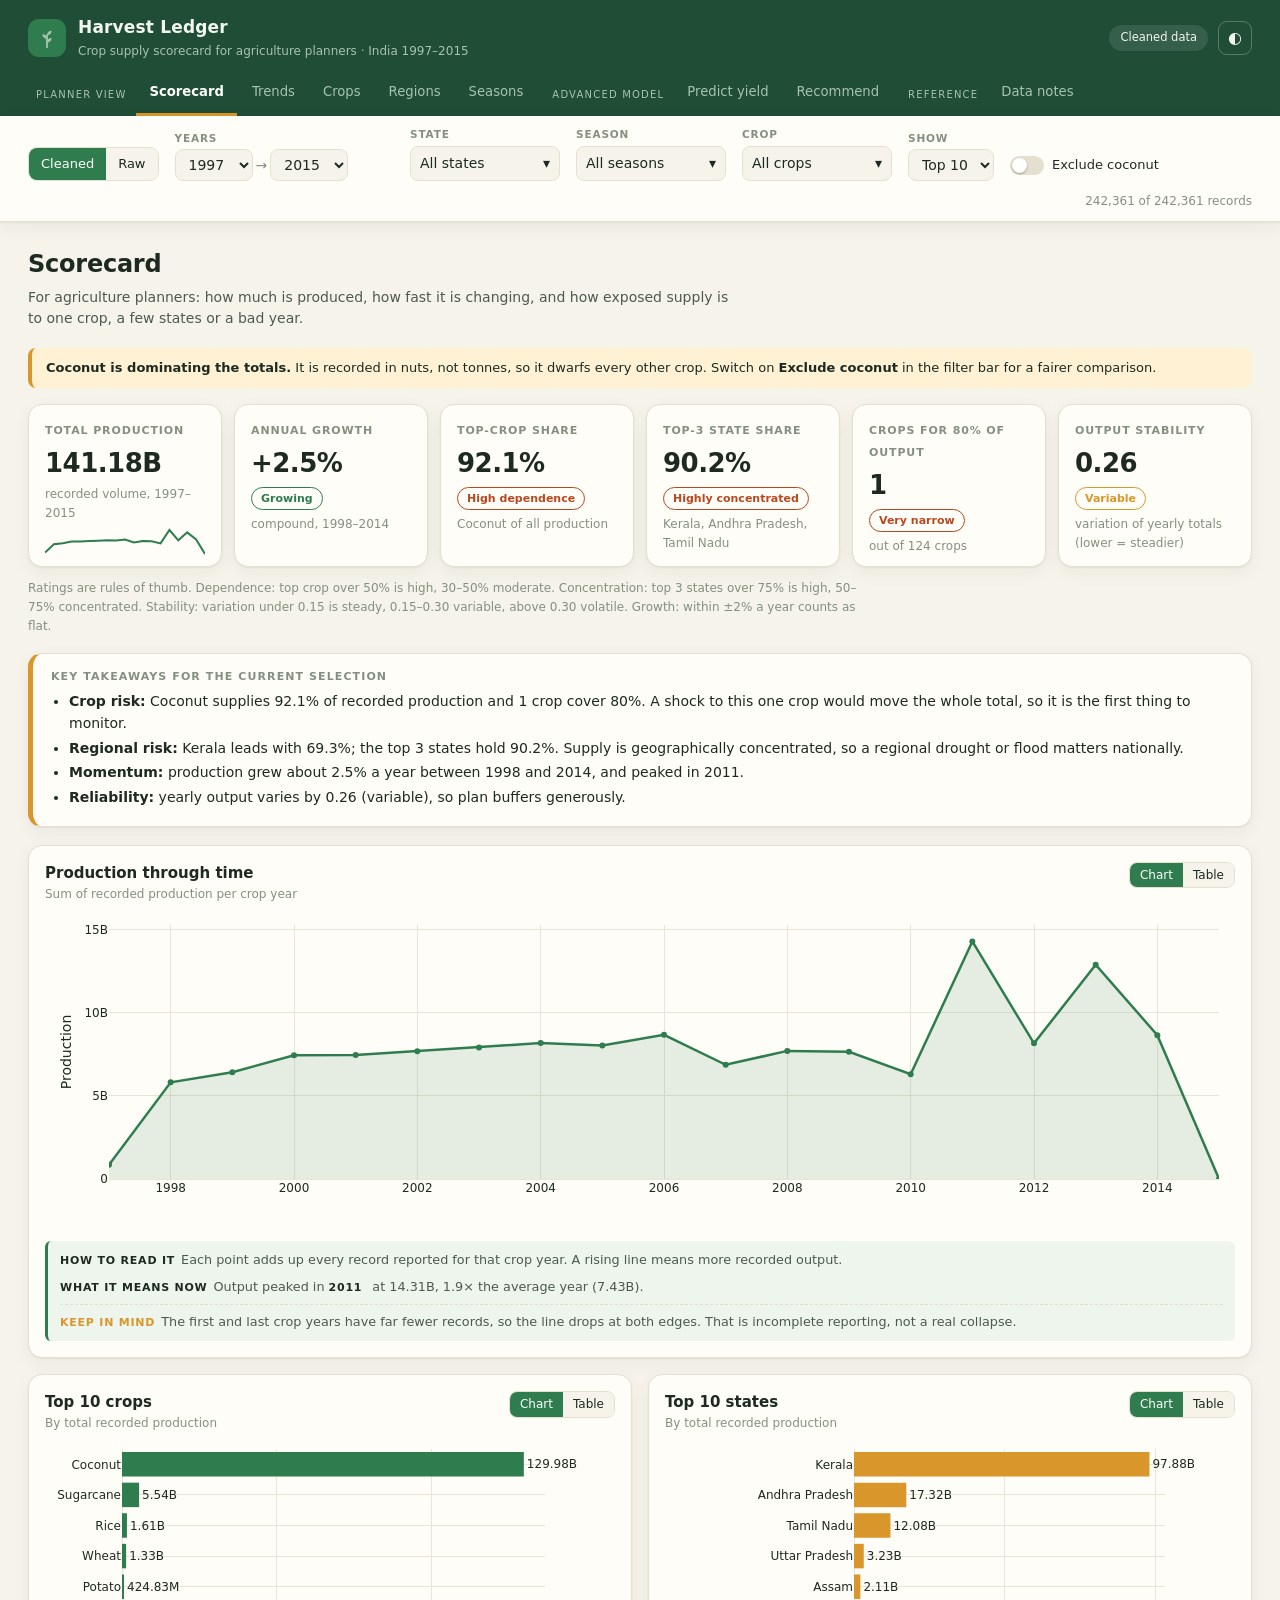
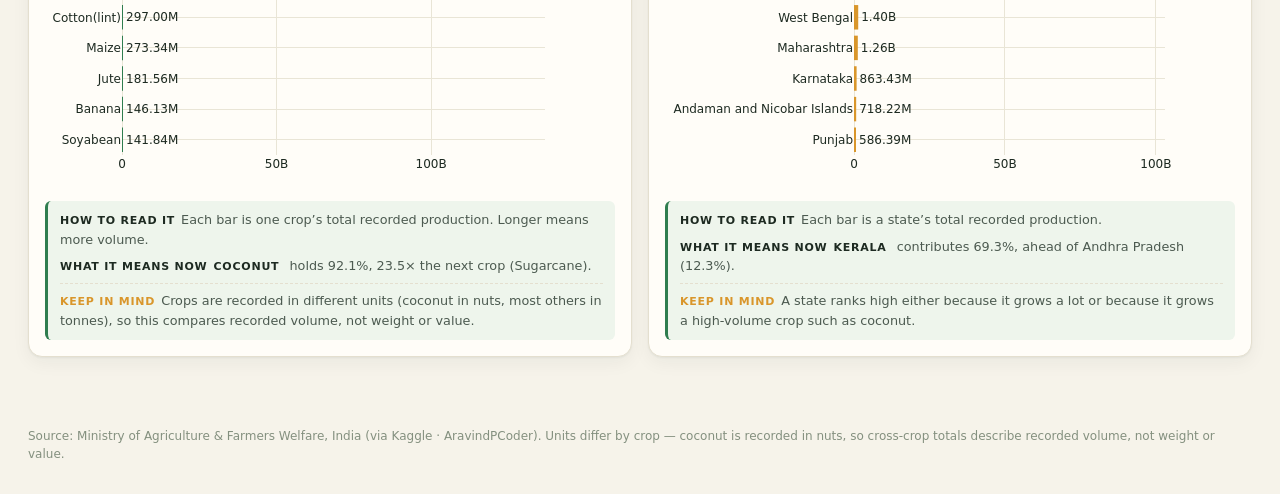
<file: index.html>
<!DOCTYPE html>
<html lang="en" data-theme="light">
<head>
  <meta charset="utf-8">
  <meta name="viewport" content="width=device-width, initial-scale=1">
  <title>Harvest Ledger · Crop Supply Scorecard</title>
  <link rel="stylesheet" href="styles.css?v=5">
  <script src="plotly.min.js" charset="utf-8"></script>
  <script src="data.js"></script>
  <script src="model.js"></script>
</head>
<body>
  <div id="loader" class="loader">
    <div class="loader-box">
      <div class="spinner"></div>
      <h2>Preparing dashboard</h2>
      <p id="loader-msg">Loading 246,091 records…</p>
    </div>
  </div>

  <header class="hdr">
    <div class="hdr-top">
      <div class="brand">
        <span class="mark" aria-hidden="true">
          <svg viewBox="0 0 24 24" width="22" height="22"><path d="M12 22V9" stroke="currentColor" stroke-width="2" stroke-linecap="round" fill="none"/>
            <path d="M12 9c0-3 2-5 5-5 0 3-2 5-5 5zM12 13c0-3-2-5-5-5 0 3 2 5 5 5zM12 17c0-3 2-5 5-5 0 3-2 5-5 5z" fill="currentColor"/></svg>
        </span>
        <div><b>Harvest Ledger</b><span>Crop supply scorecard for agriculture planners · India 1997–2015</span></div>
      </div>
      <div class="hdr-right">
        <span class="pill" id="datasetPill">Cleaned data</span>
        <button class="icon-btn" id="themeBtn" aria-label="Switch light / dark theme" title="Switch light / dark theme">◐</button>
      </div>
    </div>
    <nav class="nav" id="nav" aria-label="Dashboard pages"></nav>
  </header>

  <section class="filterbar" id="filterbar" aria-label="Filters">
    <div class="fb-row">
      <div class="seg" id="dataset-seg" role="group" aria-label="Dataset">
        <button data-v="Cleaned" class="on">Cleaned</button><button data-v="Raw">Raw</button>
      </div>
      <div class="fgroup"><label for="y0">Years</label>
        <select id="y0"></select><span>→</span><select id="y1"></select></div>
      <div class="fgroup"><label>State</label><div class="ms" id="ms-s"></div></div>
      <div class="fgroup"><label>Season</label><div class="ms" id="ms-se"></div></div>
      <div class="fgroup"><label>Crop</label><div class="ms" id="ms-c"></div></div>
      <div class="fgroup"><label for="topn">Show</label>
        <select id="topn"><option value="5">Top 5</option><option value="10" selected>Top 10</option><option value="15">Top 15</option><option value="20">Top 20</option></select></div>
      <label class="toggle"><input type="checkbox" id="nococo"><span class="track"></span>Exclude coconut</label>
    </div>
    <div class="fb-chips">
      <div id="chips"></div>
      <span class="count" id="count"></span>
      <button class="link" id="reset" hidden>Clear all filters</button>
    </div>
  </section>

  <main id="view" class="view"></main>
  <footer class="foot">Source: Ministry of Agriculture &amp; Farmers Welfare, India (via Kaggle · AravindPCoder). Units differ by crop — coconut is recorded in nuts, so cross-crop totals describe recorded volume, not weight or value.</footer>

  <div id="tip" class="tip" hidden></div>
  <script src="app.js?v=5"></script>
</body>
</html>
</file>
<file: styles.css>
/* Harvest Ledger — tokens first, components after */
:root {
  color-scheme: light;
  --bg: #f6f3ea;          /* wheat paper */
  --card: #fffdf8;
  --ink: #1d2a21;
  --ink-2: #4c5a50;
  --muted: #84907f;
  --line: #e4dfcf;
  --grid: #e9e5d6;
  --forest: #1f4d36;      /* header band */
  --forest-2: #2f7d4f;
  --hdr-ink: #f2f6ee;
  --hdr-mute: #a9c2b0;
  --amber: #d9962b;
  --info-bg: #eef5ec;
  --info-line: #2f7d4f;
  --warn-bg: #fff1d3;
  --warn-line: #d9962b;
  --shadow: 0 1px 2px rgba(29,42,33,.05), 0 6px 18px rgba(29,42,33,.05);
  --radius: 14px;
}
:root[data-theme="dark"] {
  color-scheme: dark;
  --bg: #121a15; --card: #1a241e; --ink: #eaf1ea; --ink-2: #b7c5b9; --muted: #84967f;
  --line: #2a382f; --grid: #25322a; --forest: #0f2a1c; --forest-2: #5ab37d; --hdr-ink: #eaf1ea; --hdr-mute: #86a38f;
  --amber: #e5a840; --info-bg: #1c2e23; --info-line: #5ab37d; --warn-bg: #3a3017; --warn-line: #e5a840; --shadow: none;
}

* { box-sizing: border-box; }
html, body { margin: 0; }
body { background: var(--bg); color: var(--ink); font: 400 14px/1.55 "Segoe UI", system-ui, -apple-system, sans-serif; -webkit-font-smoothing: antialiased; }
h1, h2, h3, h4, p { margin: 0; }
code { background: var(--info-bg); padding: 1px 5px; border-radius: 4px; }
button, select, input { font: inherit; color: inherit; }
button { cursor: pointer; }
:focus-visible { outline: 2px solid var(--amber); outline-offset: 2px; }

/* ---------- header + nav */
.hdr { background: var(--forest); color: var(--hdr-ink); }
.hdr-top { display: flex; justify-content: space-between; align-items: center; padding: 14px 28px 6px; gap: 12px; }
.brand { display: flex; align-items: center; gap: 12px; }
.mark { width: 38px; height: 38px; border-radius: 11px; background: var(--forest-2); display: grid; place-items: center; color: #fff; }
.brand b { display: block; font-size: 17px; letter-spacing: .01em; }
.brand span { font-size: 12px; color: var(--hdr-mute); }
.hdr-right { display: flex; align-items: center; gap: 10px; }
.pill { font-size: 11.5px; padding: 4px 11px; border-radius: 999px; background: rgba(255,255,255,.1); color: var(--hdr-ink); }
.icon-btn { width: 34px; height: 34px; border-radius: 9px; border: 1px solid rgba(255,255,255,.25); background: transparent; color: var(--hdr-ink); font-size: 16px; }
.icon-btn:hover { background: rgba(255,255,255,.1); }
.nav { display: flex; gap: 2px; padding: 4px 22px 0; overflow-x: auto; scrollbar-width: thin; }
.nav .grp { align-self: center; font-size: 10px; letter-spacing: .12em; text-transform: uppercase; color: var(--hdr-mute); padding: 0 8px 0 14px; white-space: nowrap; }
.nav button { background: none; border: 0; color: var(--hdr-mute); padding: 10px 13px 11px; font-size: 13.2px; white-space: nowrap; border-bottom: 3px solid transparent; }
.nav button:hover { color: var(--hdr-ink); }
.nav button[aria-current="page"] { color: #fff; font-weight: 600; border-bottom-color: var(--amber); }

/* ---------- filter bar */
.filterbar { position: sticky; top: 0; z-index: 30; background: var(--card); border-bottom: 1px solid var(--line); box-shadow: var(--shadow); padding: 10px 28px 8px; }
.fb-row { display: flex; flex-wrap: wrap; gap: 12px 16px; align-items: flex-end; }
.fgroup { display: flex; flex-direction: column; gap: 3px; min-width: 0; }
.fgroup > label { font-size: 10.5px; text-transform: uppercase; letter-spacing: .08em; color: var(--muted); font-weight: 600; }
.fgroup select, .ms-btn { padding: 6px 9px; border: 1px solid var(--line); border-radius: 8px; background: var(--bg); min-width: 0; }
.fgroup select:disabled { opacity: .45; cursor: not-allowed; }
.fgroup > span { display: none; }
#y0, #y1 { width: 78px; }
.fgroup:has(#y0) { flex-direction: row; flex-wrap: wrap; align-items: center; }
.fgroup:has(#y0) > label { flex-basis: 100%; }
.fgroup:has(#y0) > span { display: inline; color: var(--muted); }
.seg { display: inline-flex; border: 1px solid var(--line); border-radius: 9px; overflow: hidden; }
.seg button { padding: 6px 12px; background: var(--bg); border: 0; font-size: 13px; }
.seg button.on { background: var(--forest-2); color: #fff; }
.toggle { display: inline-flex; align-items: center; gap: 8px; font-size: 13px; cursor: pointer; padding-bottom: 6px; user-select: none; }
.toggle input { position: absolute; opacity: 0; }
.toggle .track { width: 34px; height: 19px; border-radius: 99px; background: var(--line); position: relative; transition: background .15s; }
.toggle .track::after { content: ""; position: absolute; top: 2px; left: 2px; width: 15px; height: 15px; border-radius: 50%; background: #fff; transition: transform .15s; box-shadow: 0 1px 2px rgba(0,0,0,.3); }
.toggle input:checked + .track { background: var(--forest-2); }
.toggle input:checked + .track::after { transform: translateX(15px); }
.toggle input:focus-visible + .track { outline: 2px solid var(--amber); outline-offset: 2px; }
.fb-chips { display: flex; align-items: center; gap: 10px; margin-top: 8px; min-height: 24px; flex-wrap: wrap; }
#chips { display: flex; gap: 6px; flex-wrap: wrap; }
.chip { display: inline-flex; gap: 6px; align-items: center; font-size: 12px; padding: 2px 4px 2px 10px; border-radius: 99px; background: var(--info-bg); border: 1px solid var(--info-line); }
.chip button { border: 0; background: none; width: 18px; height: 18px; border-radius: 50%; line-height: 1; }
.chip button:hover { background: var(--line); }
.count { font-size: 12px; color: var(--muted); margin-left: auto; }
.link { background: none; border: 0; color: var(--forest-2); font-size: 12.5px; text-decoration: underline; }

.ms { position: relative; }
.ms-btn { display: flex; justify-content: space-between; gap: 10px; width: 150px; text-align: left; }
.ms-btn span:first-child { overflow: hidden; text-overflow: ellipsis; white-space: nowrap; }
.ms-panel { display: none; position: absolute; z-index: 50; top: calc(100% + 4px); left: 0; width: 240px; background: var(--card); border: 1px solid var(--line); border-radius: 10px; box-shadow: 0 12px 32px rgba(0,0,0,.22); padding: 8px; }
.ms.open .ms-panel { display: block; }
.ms-search { width: 100%; padding: 6px 8px; border: 1px solid var(--line); border-radius: 7px; background: var(--bg); }
.ms-list { max-height: 230px; overflow-y: auto; margin: 6px 0; }
.ms-list label { display: flex; gap: 8px; padding: 3px 4px; font-size: 13px; cursor: pointer; border-radius: 5px; }
.ms-list label:hover { background: var(--info-bg); }
.ms-actions { display: flex; justify-content: space-between; font-size: 12px; }
.ms-actions a { color: var(--forest-2); cursor: pointer; text-decoration: underline; }

/* ---------- page */
.view { padding: 24px 28px 36px; max-width: 1500px; margin: 0 auto; }
.page-head { margin-bottom: 18px; }
.page-head h2 { font-size: 24px; letter-spacing: -.01em; }
.page-head p { color: var(--ink-2); margin-top: 3px; max-width: 80ch; }
.takeaways { background: var(--card); border: 1px solid var(--line); border-left: 5px solid var(--amber); border-radius: var(--radius); padding: 14px 18px; margin-bottom: 18px; box-shadow: var(--shadow); }
.takeaways h4 { font-size: 11px; text-transform: uppercase; letter-spacing: .1em; color: var(--muted); margin-bottom: 6px; }
.takeaways ul { margin: 0; padding-left: 18px; }
.takeaways li { margin: 3px 0; }
.alert { background: var(--warn-bg); border-left: 4px solid var(--warn-line); border-radius: 8px; padding: 10px 14px; margin-bottom: 16px; font-size: 13px; }

.kpis { display: grid; grid-template-columns: repeat(auto-fit, minmax(190px, 1fr)); gap: 12px; margin-bottom: 18px; }
.kpi { background: var(--card); border: 1px solid var(--line); border-radius: var(--radius); padding: 14px 16px 10px; box-shadow: var(--shadow); }
.kpi span.l { font-size: 11px; text-transform: uppercase; letter-spacing: .08em; color: var(--muted); font-weight: 600; }
.kpi b { display: block; font-size: 26px; letter-spacing: -.02em; margin: 2px 0; }
.kpi small { color: var(--muted); font-size: 12px; }
.kpi svg { display: block; width: 100%; height: 30px; margin-top: 4px; }

.grid { display: grid; grid-template-columns: repeat(2, minmax(0, 1fr)); gap: 16px; margin-bottom: 16px; }
.grid.one { grid-template-columns: minmax(0, 1fr); }
.grid.wide { grid-template-columns: minmax(0, 2fr) minmax(0, 1fr); }
.card { background: var(--card); border: 1px solid var(--line); border-radius: var(--radius); padding: 16px; box-shadow: var(--shadow); min-width: 0; }
.card > header { display: flex; justify-content: space-between; gap: 10px; align-items: flex-start; margin-bottom: 8px; }
.card h3 { font-size: 15px; }
.card .sub { font-size: 12px; color: var(--muted); }
.vt { display: inline-flex; border: 1px solid var(--line); border-radius: 8px; overflow: hidden; flex: none; }
.vt button { background: var(--bg); border: 0; padding: 3px 10px; font-size: 12px; }
.vt button.on { background: var(--forest-2); color: #fff; }
.cv { width: 100%; }
.tv { max-height: 340px; overflow: auto; }
.note { margin-top: 10px; padding: 9px 12px; background: var(--info-bg); border-left: 3px solid var(--info-line); border-radius: 6px; font-size: 12.8px; color: var(--ink-2); }
.note p + p { margin-top: 4px; }
.note b { color: var(--ink); font-size: 11px; text-transform: uppercase; letter-spacing: .07em; margin-right: 6px; }
.note p + p { margin-top: 7px; }
.note p.caution { padding-top: 7px; border-top: 1px dashed var(--line); color: var(--ink-2); }
.note p.caution b { color: var(--warn-line); }
.ctrls { display: flex; flex-wrap: wrap; gap: 14px; align-items: center; margin-bottom: 14px; font-size: 13px; }
.ctrls label { display: inline-flex; gap: 6px; align-items: center; }
.ctrls select, .ctrls input[type=text] { padding: 6px 9px; border: 1px solid var(--line); border-radius: 8px; background: var(--card); }
.section-title { font-size: 12px; text-transform: uppercase; letter-spacing: .1em; color: var(--muted); margin: 22px 0 10px; font-weight: 700; }

table.data { width: 100%; border-collapse: collapse; font-size: 12.8px; }
table.data th, table.data td { padding: 6px 10px; border-bottom: 1px solid var(--line); text-align: right; white-space: nowrap; }
table.data th:first-child, table.data td:first-child { text-align: left; }
table.data th { position: sticky; top: 0; background: var(--card); color: var(--muted); font-size: 11px; text-transform: uppercase; letter-spacing: .06em; }
table.data tr:hover td { background: var(--info-bg); }
.tablewrap { overflow: auto; }
.pager { display: flex; gap: 8px; align-items: center; margin-top: 10px; font-size: 13px; }
.pager button, .btn { padding: 5px 12px; border: 1px solid var(--forest-2); border-radius: 8px; background: transparent; color: var(--forest-2); font-weight: 600; }
.pager button:disabled { opacity: .4; cursor: default; }
.btn:hover, .pager button:not(:disabled):hover { background: var(--info-bg); }
.dl { margin-left: auto; }
.foot { padding: 18px 28px 30px; font-size: 12px; color: var(--muted); max-width: 1500px; margin: 0 auto; }
dl.dict { display: grid; grid-template-columns: 150px 1fr; gap: 6px 14px; margin: 0; font-size: 13px; }
dl.dict dt { font-weight: 600; } dl.dict dd { margin: 0; color: var(--ink-2); }

/* ---------- loader */
.loader { position: fixed; inset: 0; background: var(--bg); z-index: 100; display: grid; place-items: center; }
.loader.hide { display: none; }
.loader-box { background: var(--card); border: 1px solid var(--line); border-radius: 16px; padding: 30px 36px; max-width: 480px; text-align: center; box-shadow: var(--shadow); }
.spinner { width: 34px; height: 34px; border: 4px solid var(--line); border-top-color: var(--forest-2); border-radius: 50%; margin: 0 auto 14px; animation: spin 1s linear infinite; }
@keyframes spin { to { transform: rotate(360deg); } }
@media (prefers-reduced-motion: reduce) { .spinner { animation: none; } }

@media (max-width: 960px) {
  .grid, .grid.wide { grid-template-columns: minmax(0, 1fr); }
  .filterbar { position: static; padding: 10px 16px; }
  .view, .foot { padding-left: 16px; padding-right: 16px; }
  .hdr-top { padding: 12px 16px 4px; }
  .nav { padding: 4px 8px 0; }
}

/* planner scorecard: status tags and rating legend */
:root { --bad: #b8481f; }
:root[data-theme="dark"] { --bad: #f08a64; }
.tag { display: inline-block; font-style: normal; font-size: 11px; font-weight: 700; padding: 2px 9px; border-radius: 999px; border: 1px solid currentColor; margin: 2px 0 5px; }
.tag.good { color: var(--forest-2); }
.tag.warn { color: var(--amber); }
.tag.bad { color: var(--bad); }
.kpi small { display: block; }
.legend { color: var(--muted); font-size: 12px; margin: -6px 0 18px; max-width: 110ch; }
</file>
